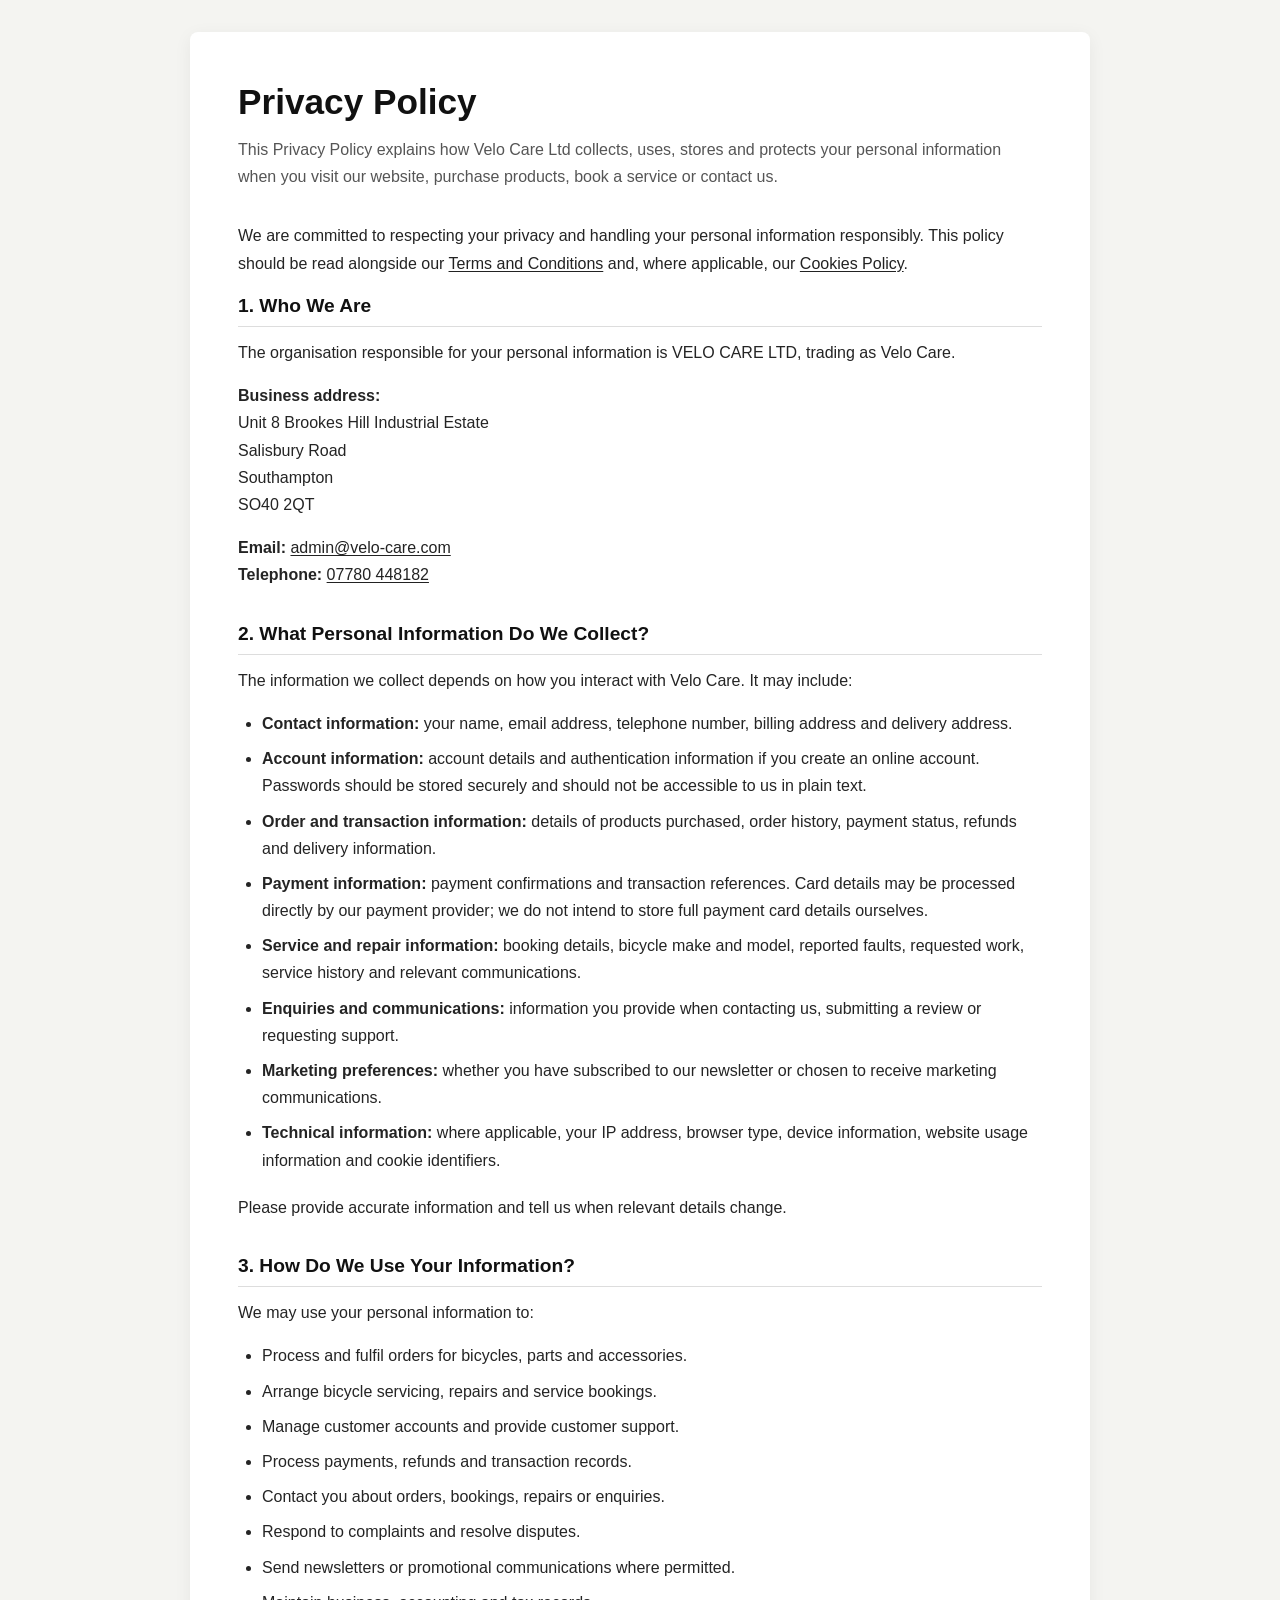
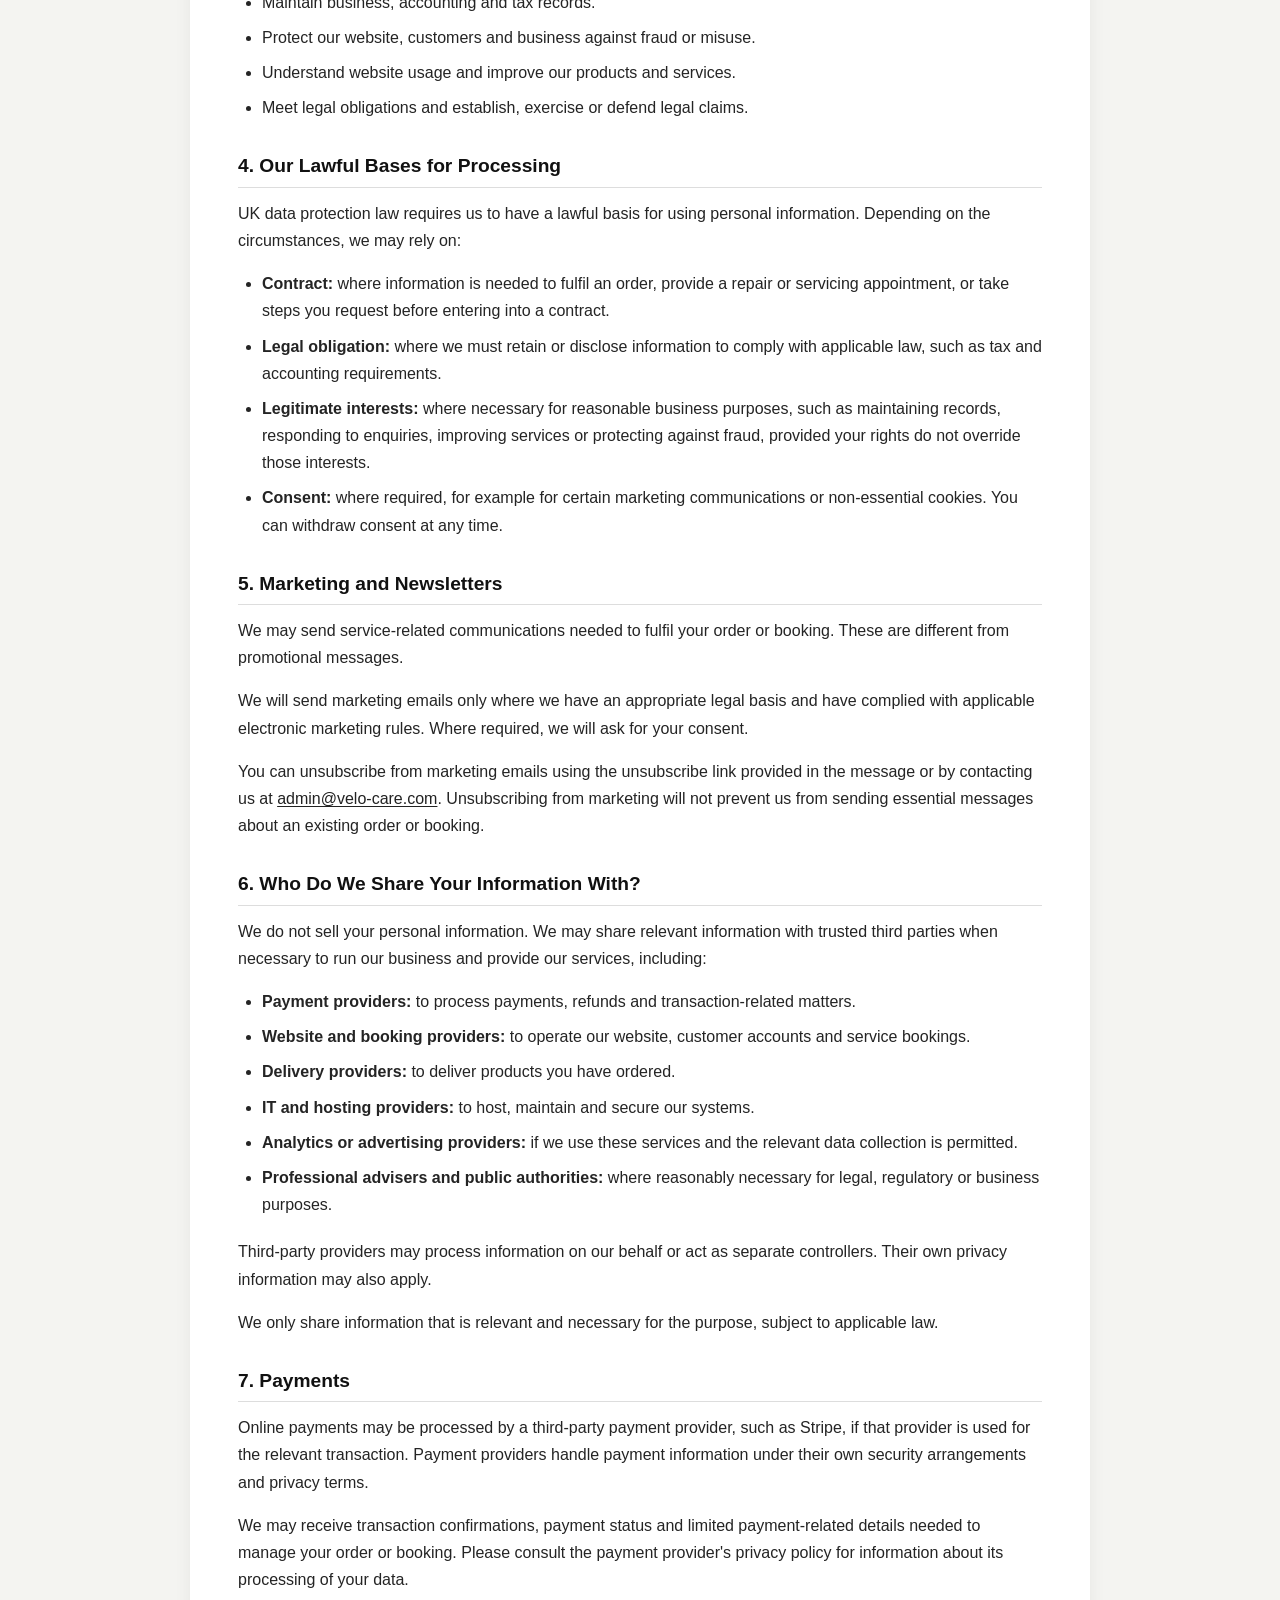
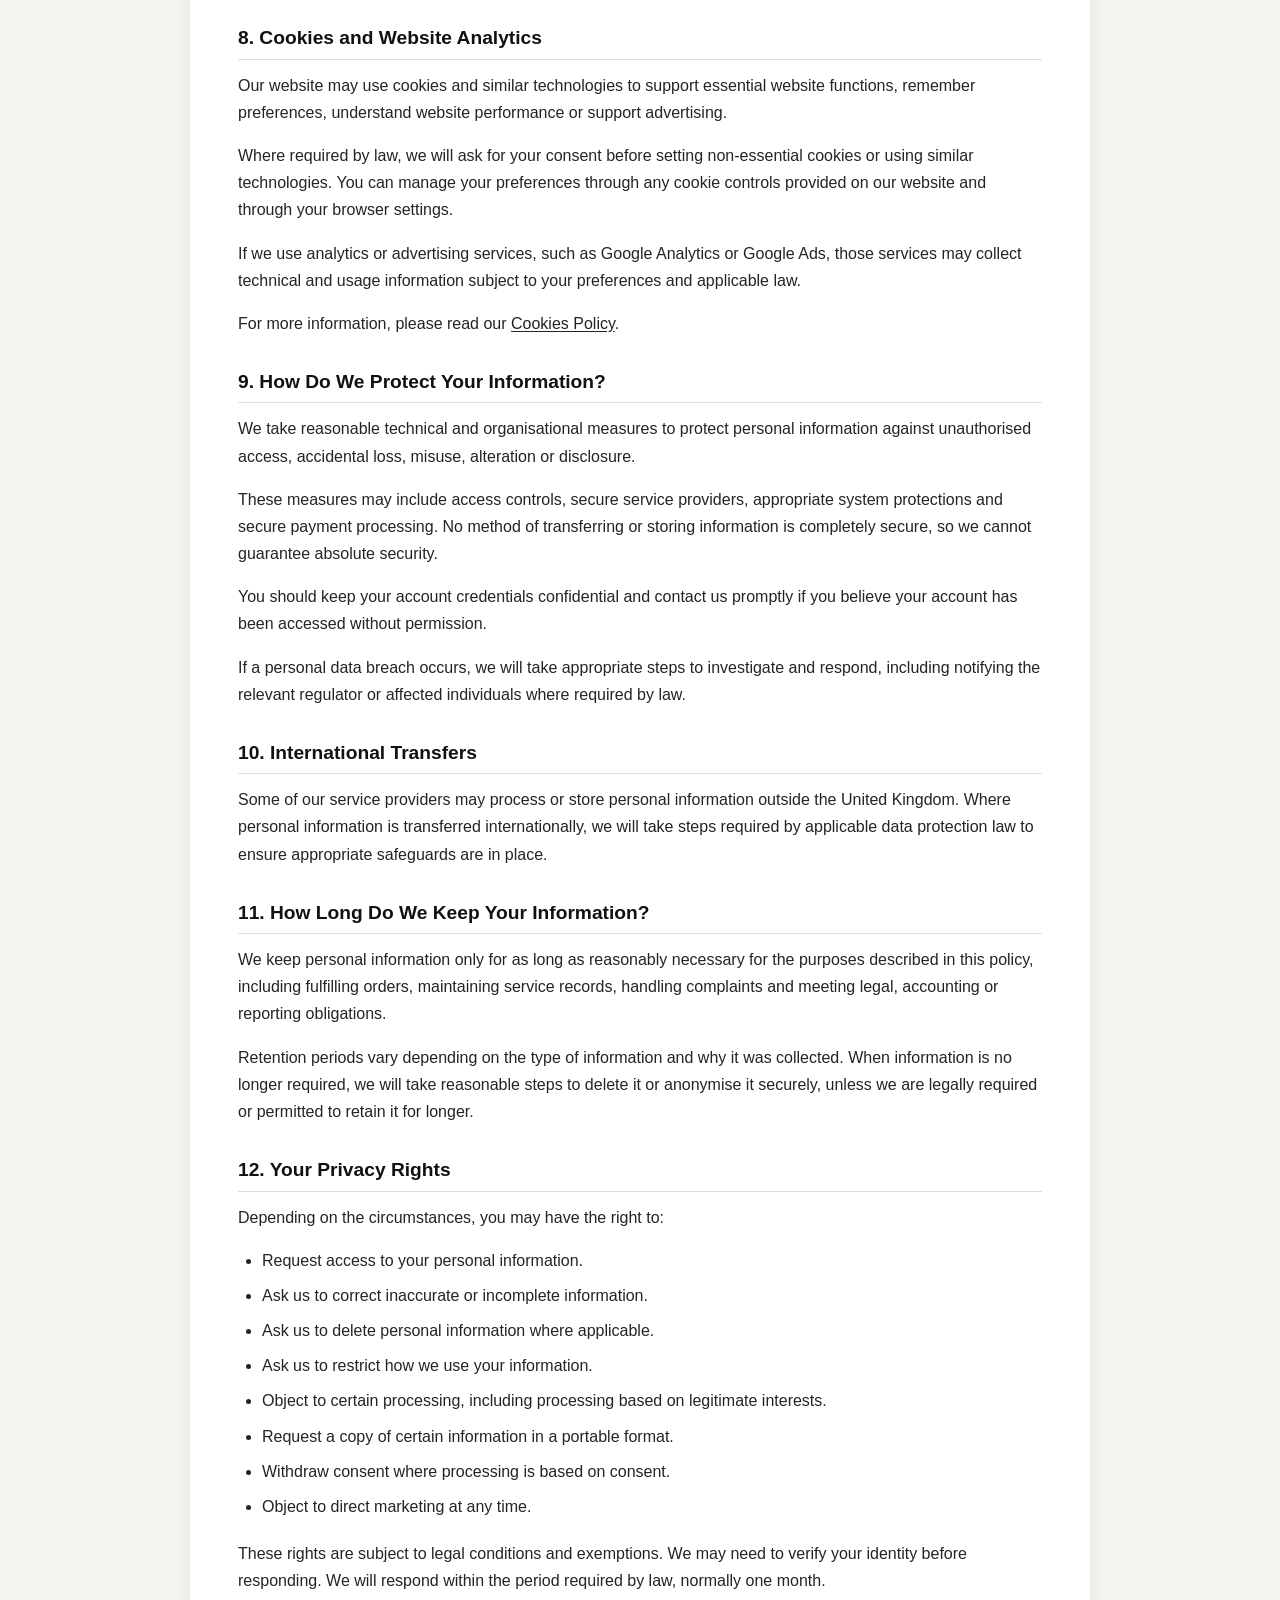
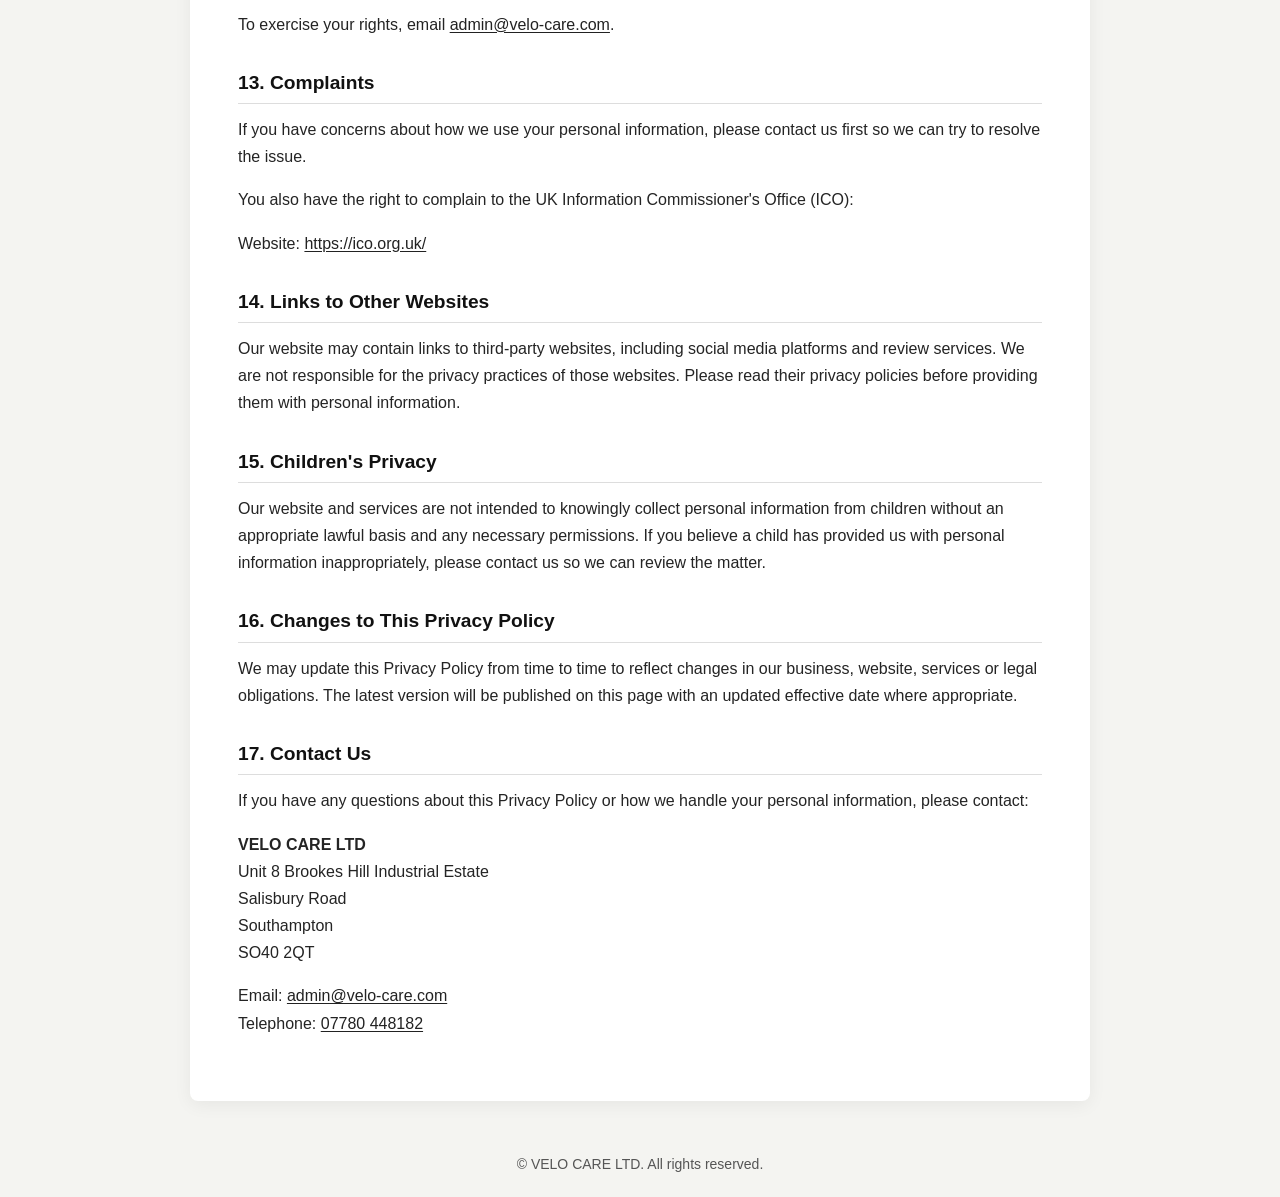
<file: privacy.html>
<!DOCTYPE html>
<html lang="en-GB">
<head>
    <meta charset="UTF-8">
    <meta name="viewport" content="width=device-width, initial-scale=1">

    <meta
        name="description"
        content="Velo Care Ltd privacy policy explaining how we collect, use and protect your personal information."
    >

    <title>Privacy Policy | Velo Care</title>

     <!-- favicons generated by favicon.io-->

        <link
            rel="apple-touch-icon"
            sizes="180x180"
            href="assets/images/apple-touch-icon.png"
        />
        <link
            rel="icon"
            type="image/png"
            sizes="32x32"
            href="assets/images/favicon-32x32.png"
        />
        <link
            rel="icon"
            type="image/png"
            sizes="16x16"
            href="assets/images/favicon-16x16.png"
        />

    <style>
        :root {
            --primary-color: #000000;
            --secondary-color: #ffffff;
            --page-background: #f4f4f1;
            --text-color: #242424;
            --content-width: 900px;
        }

        * {
            box-sizing: border-box;
        }

        html {
            scroll-behavior: smooth;
        }

        body {
            margin: 0;
            background: var(--page-background);
            color: var(--text-color);
            font-family: Arial, Helvetica, sans-serif;
            font-size: 16px;
            line-height: 1.7;
        }

        header p {
            margin: 0.5rem 0 0;
        }

        main {
            width: min(calc(100% - 2rem), var(--content-width));
            margin: 2rem auto;
            padding: clamp(1.25rem, 4vw, 3rem);
            background: #ffffff;
            border-radius: 8px;
            box-shadow: 0 4px 18px rgba(0, 0, 0, 0.06);
        }

        main h1 {
            margin: 0 0 0.75rem;
            color: #111111;
            font-size: clamp(1.7rem, 3vw, 2.2rem);
            line-height: 1.25;
        }

        main h2 {
            margin: 2rem 0 0.75rem;
            padding-bottom: 0.4rem;
            border-bottom: 1px solid #dddddd;
            color: #111111;
            font-size: 1.2rem;
            line-height: 1.4;
        }

        main h2:first-of-type {
            margin-top: 0;
        }

        p {
            margin: 0 0 1rem;
        }

        ul {
            margin: 0 0 1.25rem;
            padding-left: 1.5rem;
        }

        li {
            margin-bottom: 0.5rem;
        }

        a {
            color: #222222;
            text-decoration: underline;
            text-underline-offset: 2px;
        }

        a:hover {
            color: #555555;
        }

        .intro {
            color: #555555;
            margin-bottom: 2rem;
        }

        footer {
            padding: 1.25rem;
            text-align: center;
            color: #555555;
            font-size: 0.875rem;
        }

        @media (max-width: 576px) {
            body {
                font-size: 15px;
            }

            header {
                padding: 1.5rem 1rem;
            }

            main {
                width: calc(100% - 1rem);
                margin: 0.5rem auto;
                padding: 1rem;
            }
        }

        @media print {
            body {
                background: #ffffff;
            }

            header {
                background: #ffffff;
                color: #000000;
            }

            main {
                width: 100%;
                margin: 0;
                padding: 0;
                box-shadow: none;
            }
        }
    </style>
</head>

<body>

    <header>
    </header>

    <main>

        <h1>Privacy Policy</h1>

        <p class="intro">
            This Privacy Policy explains how Velo Care Ltd collects, uses,
            stores and protects your personal information when you visit
            our website, purchase products, book a service or contact us.
        </p>

        <p>
            We are committed to respecting your privacy and handling your
            personal information responsibly. This policy should be read
            alongside our <a href="terms.html">Terms and Conditions</a>
            and, where applicable, our
            <a href="cookies.html">Cookies Policy</a>.
        </p>

        <h2>1. Who We Are</h2>

        <p>
            The organisation responsible for your personal information is
            VELO CARE LTD, trading as Velo Care.
        </p>

        <p>
            <strong>Business address:</strong><br>
            Unit 8 Brookes Hill Industrial Estate<br>
            Salisbury Road<br>
            Southampton<br>
            SO40 2QT
        </p>

        <p>
            <strong>Email:</strong>
            <a href="mailto:admin@velo-care.com">
                admin@velo-care.com
            </a>
            <br>
            <strong>Telephone:</strong>
            <a href="tel:07780448182">07780 448182</a>
        </p>

        <h2>2. What Personal Information Do We Collect?</h2>

        <p>
            The information we collect depends on how you interact with
            Velo Care. It may include:
        </p>

        <ul>
            <li>
                <strong>Contact information:</strong> your name, email
                address, telephone number, billing address and delivery
                address.
            </li>
            <li>
                <strong>Account information:</strong> account details and
                authentication information if you create an online account.
                Passwords should be stored securely and should not be
                accessible to us in plain text.
            </li>
            <li>
                <strong>Order and transaction information:</strong> details
                of products purchased, order history, payment status,
                refunds and delivery information.
            </li>
            <li>
                <strong>Payment information:</strong> payment confirmations
                and transaction references. Card details may be processed
                directly by our payment provider; we do not intend to store
                full payment card details ourselves.
            </li>
            <li>
                <strong>Service and repair information:</strong> booking
                details, bicycle make and model, reported faults, requested
                work, service history and relevant communications.
            </li>
            <li>
                <strong>Enquiries and communications:</strong> information
                you provide when contacting us, submitting a review or
                requesting support.
            </li>
            <li>
                <strong>Marketing preferences:</strong> whether you have
                subscribed to our newsletter or chosen to receive marketing
                communications.
            </li>
            <li>
                <strong>Technical information:</strong> where applicable,
                your IP address, browser type, device information, website
                usage information and cookie identifiers.
            </li>
        </ul>

        <p>
            Please provide accurate information and tell us when relevant
            details change.
        </p>

        <h2>3. How Do We Use Your Information?</h2>

        <p>We may use your personal information to:</p>

        <ul>
            <li>Process and fulfil orders for bicycles, parts and accessories.</li>
            <li>Arrange bicycle servicing, repairs and service bookings.</li>
            <li>Manage customer accounts and provide customer support.</li>
            <li>Process payments, refunds and transaction records.</li>
            <li>Contact you about orders, bookings, repairs or enquiries.</li>
            <li>Respond to complaints and resolve disputes.</li>
            <li>Send newsletters or promotional communications where permitted.</li>
            <li>Maintain business, accounting and tax records.</li>
            <li>Protect our website, customers and business against fraud or misuse.</li>
            <li>Understand website usage and improve our products and services.</li>
            <li>Meet legal obligations and establish, exercise or defend legal claims.</li>
        </ul>

        <h2>4. Our Lawful Bases for Processing</h2>

        <p>
            UK data protection law requires us to have a lawful basis for
            using personal information. Depending on the circumstances,
            we may rely on:
        </p>

        <ul>
            <li>
                <strong>Contract:</strong> where information is needed to
                fulfil an order, provide a repair or servicing appointment,
                or take steps you request before entering into a contract.
            </li>
            <li>
                <strong>Legal obligation:</strong> where we must retain or
                disclose information to comply with applicable law, such
                as tax and accounting requirements.
            </li>
            <li>
                <strong>Legitimate interests:</strong> where necessary for
                reasonable business purposes, such as maintaining records,
                responding to enquiries, improving services or protecting
                against fraud, provided your rights do not override those
                interests.
            </li>
            <li>
                <strong>Consent:</strong> where required, for example for
                certain marketing communications or non-essential cookies.
                You can withdraw consent at any time.
            </li>
        </ul>

        <h2>5. Marketing and Newsletters</h2>

        <p>
            We may send service-related communications needed to fulfil
            your order or booking. These are different from promotional
            messages.
        </p>

        <p>
            We will send marketing emails only where we have an appropriate
            legal basis and have complied with applicable electronic
            marketing rules. Where required, we will ask for your consent.
        </p>

        <p>
            You can unsubscribe from marketing emails using the unsubscribe
            link provided in the message or by contacting us at
            <a href="mailto:admin@velo-care.com">admin@velo-care.com</a>.
            Unsubscribing from marketing will not prevent us from sending
            essential messages about an existing order or booking.
        </p>

        <h2>6. Who Do We Share Your Information With?</h2>

        <p>
            We do not sell your personal information. We may share relevant
            information with trusted third parties when necessary to run
            our business and provide our services, including:
        </p>

        <ul>
            <li>
                <strong>Payment providers:</strong> to process payments,
                refunds and transaction-related matters.
            </li>
            <li>
                <strong>Website and booking providers:</strong> to operate
                our website, customer accounts and service bookings.
            </li>
            <li>
                <strong>Delivery providers:</strong> to deliver products
                you have ordered.
            </li>
            <li>
                <strong>IT and hosting providers:</strong> to host, maintain
                and secure our systems.
            </li>
            <li>
                <strong>Analytics or advertising providers:</strong> if we
                use these services and the relevant data collection is
                permitted.
            </li>
            <li>
                <strong>Professional advisers and public authorities:</strong>
                where reasonably necessary for legal, regulatory or
                business purposes.
            </li>
        </ul>

        <p>
            Third-party providers may process information on our behalf
            or act as separate controllers. Their own privacy information
            may also apply.
        </p>

        <p>
            We only share information that is relevant and necessary for
            the purpose, subject to applicable law.
        </p>

        <h2>7. Payments</h2>

        <p>
            Online payments may be processed by a third-party payment
            provider, such as Stripe, if that provider is used for the
            relevant transaction. Payment providers handle payment
            information under their own security arrangements and privacy
            terms.
        </p>

        <p>
            We may receive transaction confirmations, payment status and
            limited payment-related details needed to manage your order
            or booking. Please consult the payment provider's privacy
            policy for information about its processing of your data.
        </p>

        <h2>8. Cookies and Website Analytics</h2>

        <p>
            Our website may use cookies and similar technologies to support
            essential website functions, remember preferences, understand
            website performance or support advertising.
        </p>

        <p>
            Where required by law, we will ask for your consent before
            setting non-essential cookies or using similar technologies.
            You can manage your preferences through any cookie controls
            provided on our website and through your browser settings.
        </p>

        <p>
            If we use analytics or advertising services, such as Google
            Analytics or Google Ads, those services may collect technical
            and usage information subject to your preferences and applicable
            law.
        </p>

        <p>
            For more information, please read our
            <a href="cookies.html">Cookies Policy</a>.
        </p>

        <h2>9. How Do We Protect Your Information?</h2>

        <p>
            We take reasonable technical and organisational measures to
            protect personal information against unauthorised access,
            accidental loss, misuse, alteration or disclosure.
        </p>

        <p>
            These measures may include access controls, secure service
            providers, appropriate system protections and secure payment
            processing. No method of transferring or storing information
            is completely secure, so we cannot guarantee absolute security.
        </p>

        <p>
            You should keep your account credentials confidential and
            contact us promptly if you believe your account has been
            accessed without permission.
        </p>

        <p>
            If a personal data breach occurs, we will take appropriate
            steps to investigate and respond, including notifying the
            relevant regulator or affected individuals where required
            by law.
        </p>

        <h2>10. International Transfers</h2>

        <p>
            Some of our service providers may process or store personal
            information outside the United Kingdom. Where personal
            information is transferred internationally, we will take
            steps required by applicable data protection law to ensure
            appropriate safeguards are in place.
        </p>

        <h2>11. How Long Do We Keep Your Information?</h2>

        <p>
            We keep personal information only for as long as reasonably
            necessary for the purposes described in this policy, including
            fulfilling orders, maintaining service records, handling
            complaints and meeting legal, accounting or reporting
            obligations.
        </p>

        <p>
            Retention periods vary depending on the type of information
            and why it was collected. When information is no longer
            required, we will take reasonable steps to delete it or
            anonymise it securely, unless we are legally required or
            permitted to retain it for longer.
        </p>

        <h2>12. Your Privacy Rights</h2>

        <p>
            Depending on the circumstances, you may have the right to:
        </p>

        <ul>
            <li>Request access to your personal information.</li>
            <li>Ask us to correct inaccurate or incomplete information.</li>
            <li>Ask us to delete personal information where applicable.</li>
            <li>Ask us to restrict how we use your information.</li>
            <li>Object to certain processing, including processing based on legitimate interests.</li>
            <li>Request a copy of certain information in a portable format.</li>
            <li>Withdraw consent where processing is based on consent.</li>
            <li>Object to direct marketing at any time.</li>
        </ul>

        <p>
            These rights are subject to legal conditions and exemptions.
            We may need to verify your identity before responding. We will
            respond within the period required by law, normally one month.
        </p>

        <p>
            To exercise your rights, email
            <a href="mailto:admin@velo-care.com">admin@velo-care.com</a>.
        </p>

        <h2>13. Complaints</h2>

        <p>
            If you have concerns about how we use your personal information,
            please contact us first so we can try to resolve the issue.
        </p>

        <p>
            You also have the right to complain to the UK Information
            Commissioner's Office (ICO):
        </p>

        <p>
            Website:
            <a href="https://ico.org.uk/" target="_blank" rel="noopener noreferrer">
                https://ico.org.uk/
            </a>
        </p>

        <h2>14. Links to Other Websites</h2>

        <p>
            Our website may contain links to third-party websites, including
            social media platforms and review services. We are not
            responsible for the privacy practices of those websites.
            Please read their privacy policies before providing them
            with personal information.
        </p>

        <h2>15. Children's Privacy</h2>

        <p>
            Our website and services are not intended to knowingly collect
            personal information from children without an appropriate
            lawful basis and any necessary permissions. If you believe a
            child has provided us with personal information inappropriately,
            please contact us so we can review the matter.
        </p>

        <h2>16. Changes to This Privacy Policy</h2>

        <p>
            We may update this Privacy Policy from time to time to reflect
            changes in our business, website, services or legal obligations.
            The latest version will be published on this page with an
            updated effective date where appropriate.
        </p>

        <h2>17. Contact Us</h2>

        <p>
            If you have any questions about this Privacy Policy or how
            we handle your personal information, please contact:
        </p>

        <p>
            <strong>VELO CARE LTD</strong><br>
            Unit 8 Brookes Hill Industrial Estate<br>
            Salisbury Road<br>
            Southampton<br>
            SO40 2QT
        </p>

        <p>
            Email:
            <a href="mailto:admin@velo-care.com">admin@velo-care.com</a>
            <br>
            Telephone:
            <a href="tel:07780448182">07780 448182</a>
        </p>

    </main>

    <footer>
        &copy; VELO CARE LTD. All rights reserved.
    </footer>

</body>
</html>
</file>
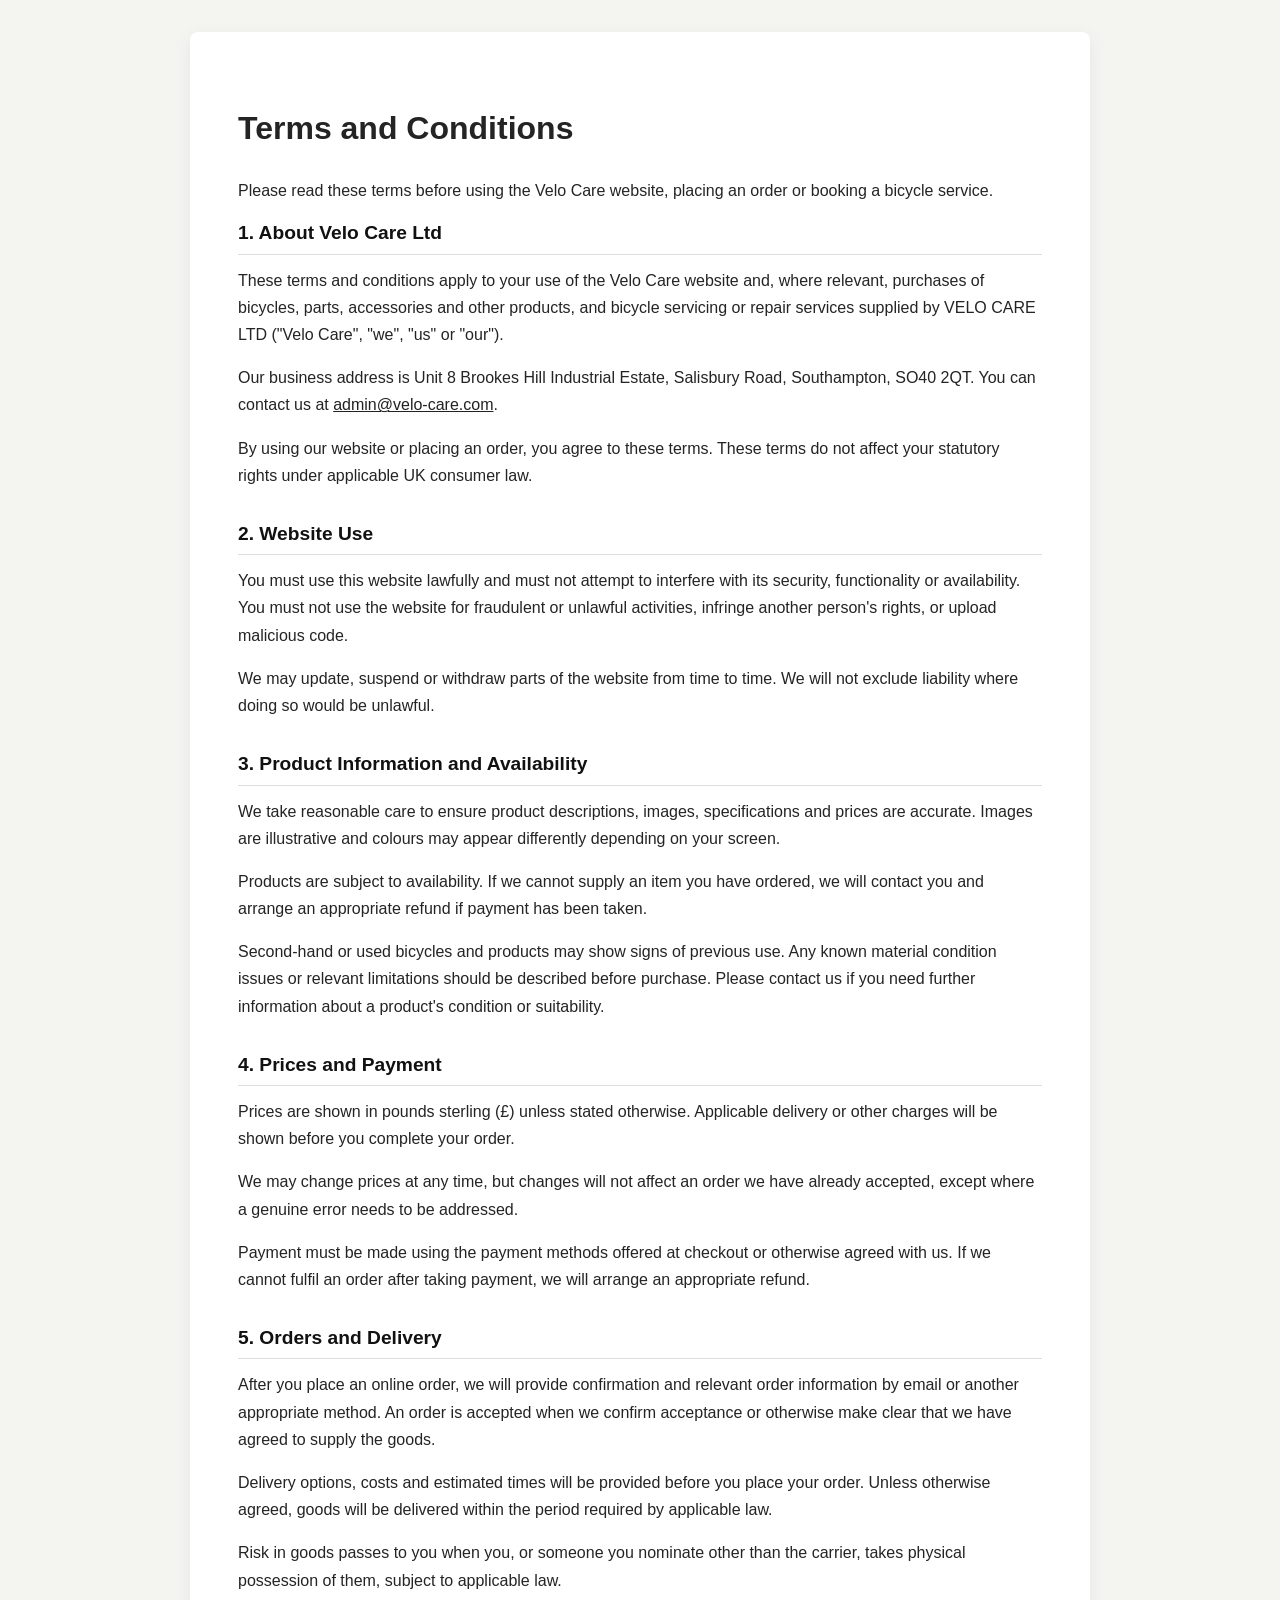
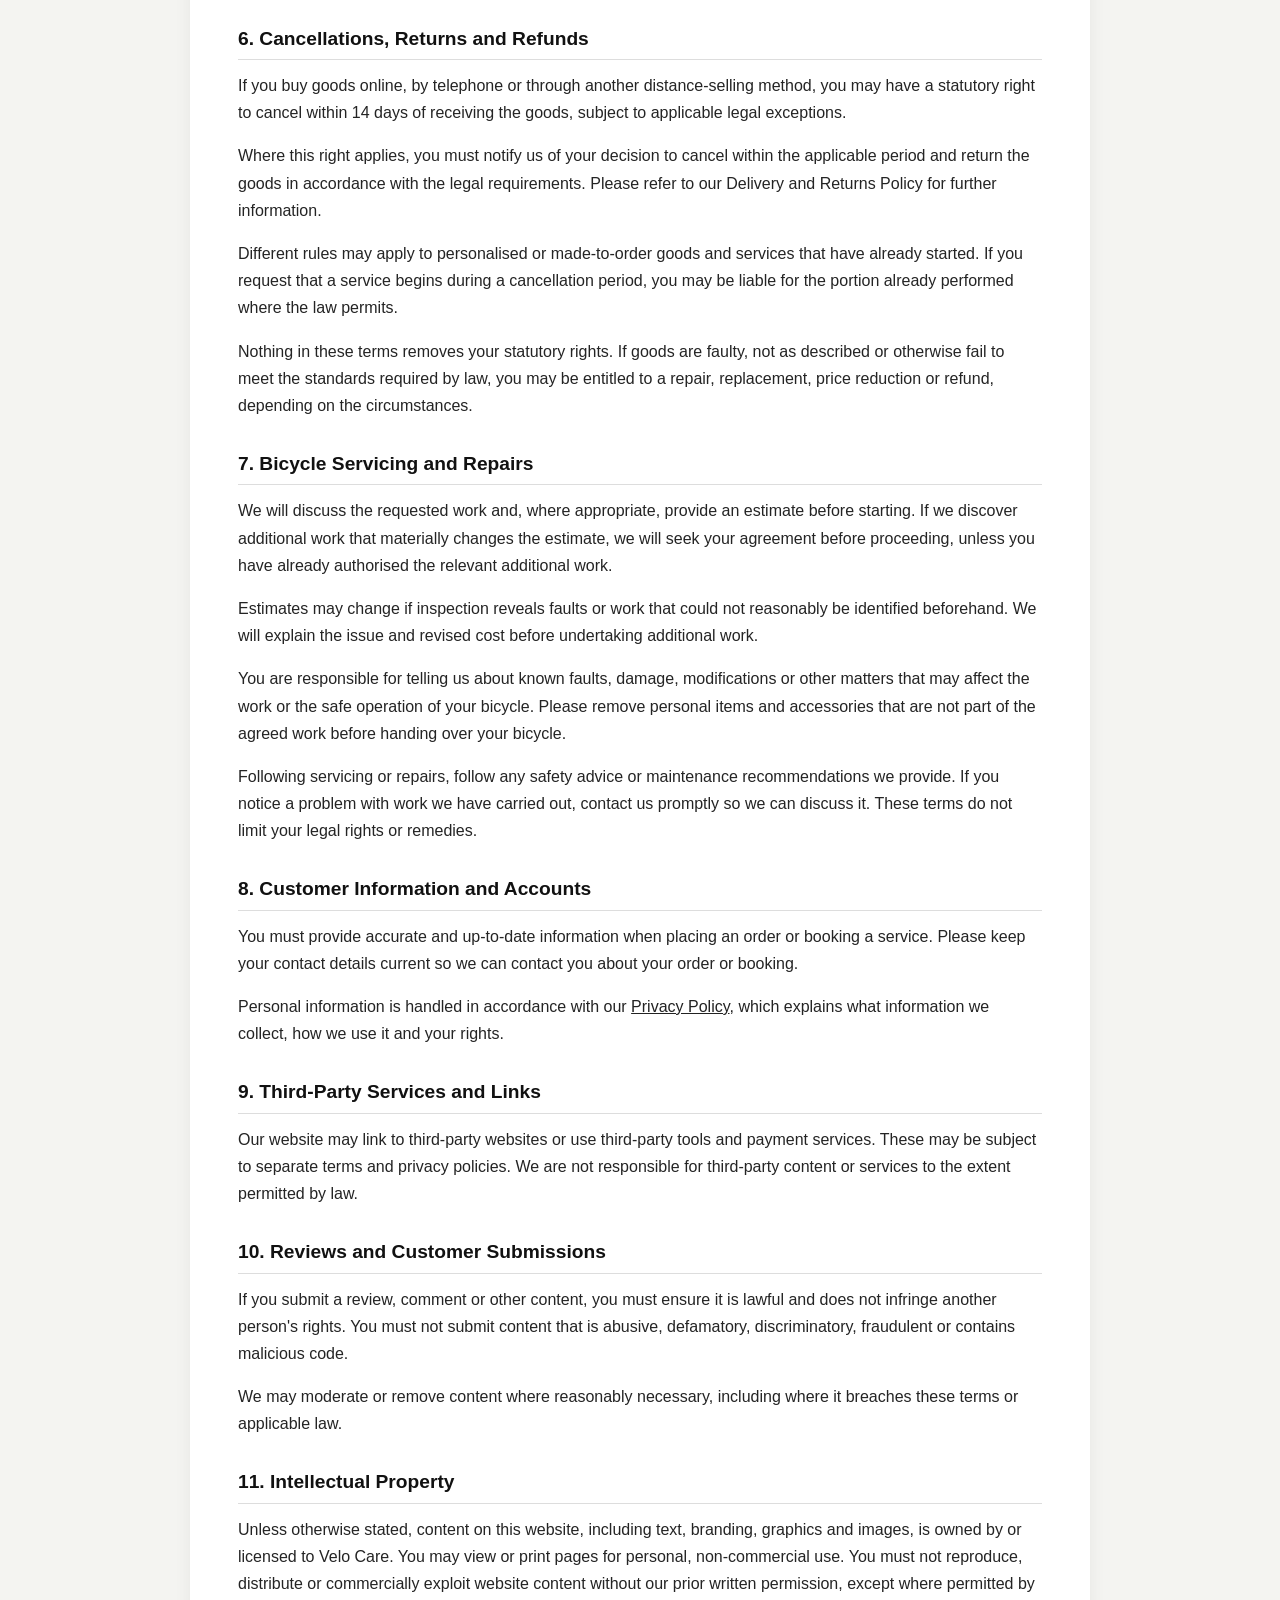
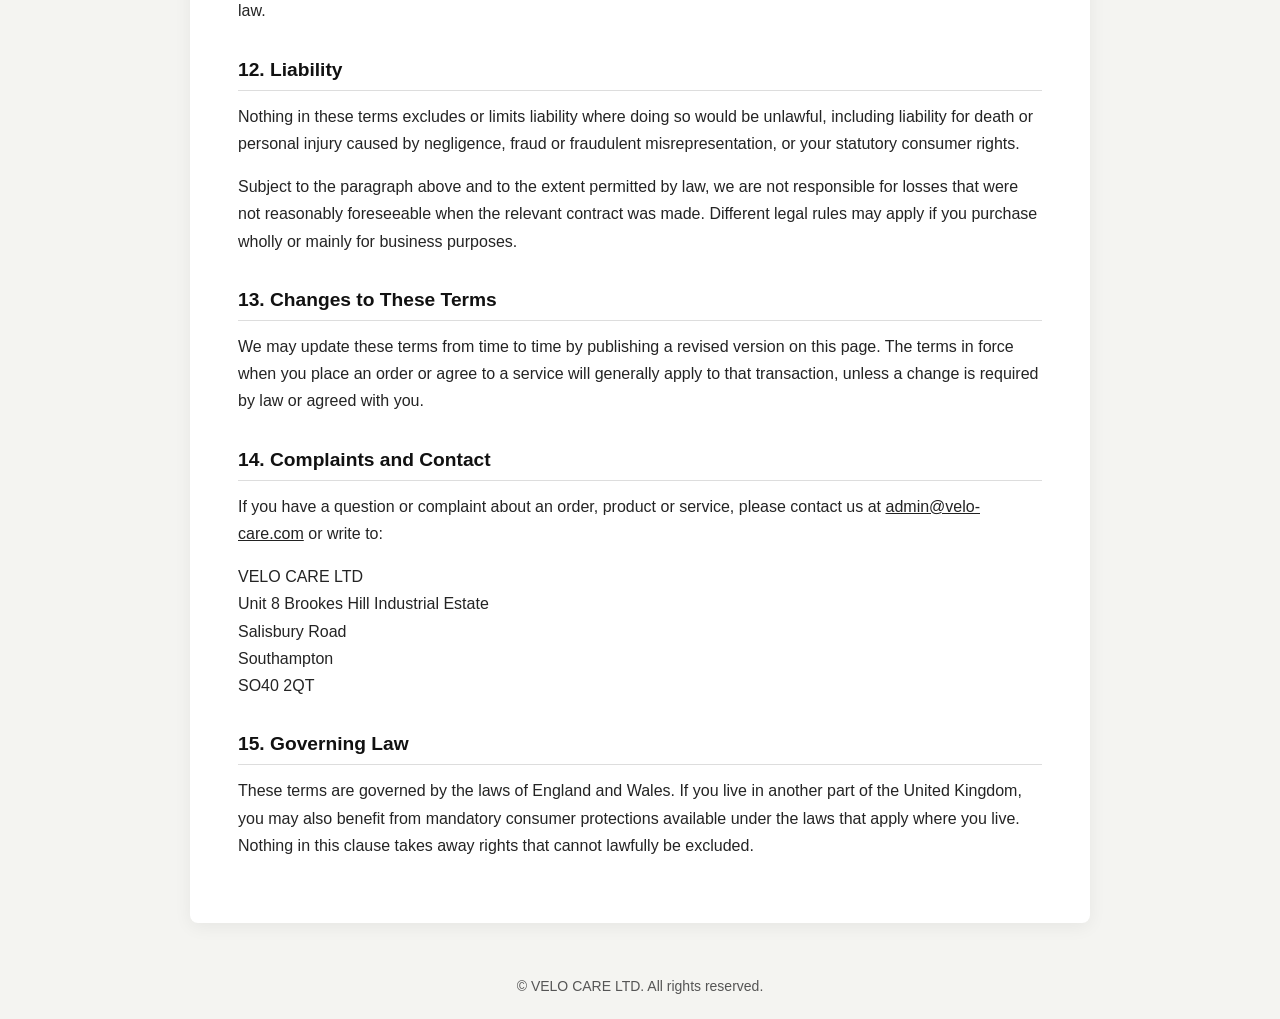
<file: terms.html>
<!DOCTYPE html>
<html lang="en-GB">
<head>
    <meta charset="UTF-8">
    <meta name="viewport" content="width=device-width, initial-scale=1">
    <meta name="description" content="Terms and conditions for Velo Care Ltd, including bicycle sales, servicing and repairs.">
    <title>Terms and Conditions | Velo Care</title>

    <!-- favicons generated by favicon.io-->

        <link
            rel="apple-touch-icon"
            sizes="180x180"
            href="assets/images/apple-touch-icon.png"
        />
        <link
            rel="icon"
            type="image/png"
            sizes="32x32"
            href="assets/images/favicon-32x32.png"
        />
        <link
            rel="icon"
            type="image/png"
            sizes="16x16"
            href="assets/images/favicon-16x16.png"
        />

    <style>
        :root {
            --primary-color: #000000;
            --secondary-color: #ffffff;
            --page-background: #f4f4f1;
            --text-color: #242424;
            --content-width: 900px;
        }

        * {
            box-sizing: border-box;
        }

        body {
            margin: 0;
            background: var(--page-background);
            color: var(--text-color);
            font-family: Arial, Helvetica, sans-serif;
            font-size: 16px;
            line-height: 1.7;
        }


        main {
            width: min(calc(100% - 2rem), var(--content-width));
            margin: 2rem auto;
            padding: clamp(1.25rem, 4vw, 3rem);
            background: #ffffff;
            border-radius: 8px;
            box-shadow: 0 4px 18px rgba(0, 0, 0, 0.06);
        }

        main h2 {
            margin: 2rem 0 0.75rem;
            padding-bottom: 0.4rem;
            border-bottom: 1px solid #dddddd;
            color: #111111;
            font-size: 1.2rem;
            line-height: 1.4;
        }

        main h2:first-of-type {
            margin-top: 0;
        }

        p {
            margin: 0 0 1rem;
        }

        a {
            color: #222222;
        }

        footer {
            padding: 1.25rem;
            text-align: center;
            color: #555555;
            font-size: 0.875rem;
        }

        @media (max-width: 576px) {
            body {
                font-size: 15px;
            }

            header {
                padding: 1.5rem 1rem;
            }

            main {
                width: calc(100% - 1rem);
                margin: 0.5rem auto;
                padding: 1rem;
            }
        }

        @media print {
            body {
                background: #ffffff;
            }

            main {
                width: 100%;
                margin: 0;
                padding: 0;
                box-shadow: none;
            }

            header {
                background: #ffffff;
                color: #000000;
            }
        }
    </style>
</head>

<body>

    <header>
    </header>

    <main>
        <h1>Terms and Conditions</h1>

        <p>
            Please read these terms before using the Velo Care website,
            placing an order or booking a bicycle service.
        </p>

        <h2>1. About Velo Care Ltd</h2>

        <p>
            These terms and conditions apply to your use of the Velo Care
            website and, where relevant, purchases of bicycles, parts,
            accessories and other products, and bicycle servicing or repair
            services supplied by VELO CARE LTD ("Velo Care", "we", "us"
            or "our").
        </p>

        <p>
            Our business address is Unit 8 Brookes Hill Industrial Estate,
            Salisbury Road, Southampton, SO40 2QT. You can contact us at
            <a href="mailto:admin@velo-care.com">admin@velo-care.com</a>.
        </p>

        <p>
            By using our website or placing an order, you agree to these
            terms. These terms do not affect your statutory rights under
            applicable UK consumer law.
        </p>

        <h2>2. Website Use</h2>

        <p>
            You must use this website lawfully and must not attempt to
            interfere with its security, functionality or availability.
            You must not use the website for fraudulent or unlawful
            activities, infringe another person's rights, or upload
            malicious code.
        </p>

        <p>
            We may update, suspend or withdraw parts of the website from
            time to time. We will not exclude liability where doing so
            would be unlawful.
        </p>

        <h2>3. Product Information and Availability</h2>

        <p>
            We take reasonable care to ensure product descriptions, images,
            specifications and prices are accurate. Images are illustrative
            and colours may appear differently depending on your screen.
        </p>

        <p>
            Products are subject to availability. If we cannot supply an
            item you have ordered, we will contact you and arrange an
            appropriate refund if payment has been taken.
        </p>

        <p>
            Second-hand or used bicycles and products may show signs of
            previous use. Any known material condition issues or relevant
            limitations should be described before purchase. Please contact
            us if you need further information about a product's condition
            or suitability.
        </p>

        <h2>4. Prices and Payment</h2>

        <p>
            Prices are shown in pounds sterling (£) unless stated otherwise.
            Applicable delivery or other charges will be shown before you
            complete your order.
        </p>

        <p>
            We may change prices at any time, but changes will not affect
            an order we have already accepted, except where a genuine error
            needs to be addressed.
        </p>

        <p>
            Payment must be made using the payment methods offered at
            checkout or otherwise agreed with us. If we cannot fulfil an
            order after taking payment, we will arrange an appropriate
            refund.
        </p>

        <h2>5. Orders and Delivery</h2>

        <p>
            After you place an online order, we will provide confirmation
            and relevant order information by email or another appropriate
            method. An order is accepted when we confirm acceptance or
            otherwise make clear that we have agreed to supply the goods.
        </p>

        <p>
            Delivery options, costs and estimated times will be provided
            before you place your order. Unless otherwise agreed, goods
            will be delivered within the period required by applicable law.
        </p>

        <p>
            Risk in goods passes to you when you, or someone you nominate
            other than the carrier, takes physical possession of them,
            subject to applicable law.
        </p>

        <h2>6. Cancellations, Returns and Refunds</h2>

        <p>
            If you buy goods online, by telephone or through another
            distance-selling method, you may have a statutory right to
            cancel within 14 days of receiving the goods, subject to
            applicable legal exceptions.
        </p>

        <p>
            Where this right applies, you must notify us of your decision
            to cancel within the applicable period and return the goods in
            accordance with the legal requirements. Please refer to our
            Delivery and Returns Policy for further information.
        </p>

        <p>
            Different rules may apply to personalised or made-to-order
            goods and services that have already started. If you request
            that a service begins during a cancellation period, you may
            be liable for the portion already performed where the law
            permits.
        </p>

        <p>
            Nothing in these terms removes your statutory rights. If goods
            are faulty, not as described or otherwise fail to meet the
            standards required by law, you may be entitled to a repair,
            replacement, price reduction or refund, depending on the
            circumstances.
        </p>

        <h2>7. Bicycle Servicing and Repairs</h2>

        <p>
            We will discuss the requested work and, where appropriate,
            provide an estimate before starting. If we discover additional
            work that materially changes the estimate, we will seek your
            agreement before proceeding, unless you have already authorised
            the relevant additional work.
        </p>

        <p>
            Estimates may change if inspection reveals faults or work that
            could not reasonably be identified beforehand. We will explain
            the issue and revised cost before undertaking additional work.
        </p>

        <p>
            You are responsible for telling us about known faults, damage,
            modifications or other matters that may affect the work or the
            safe operation of your bicycle. Please remove personal items
            and accessories that are not part of the agreed work before
            handing over your bicycle.
        </p>

        <p>
            Following servicing or repairs, follow any safety advice or
            maintenance recommendations we provide. If you notice a
            problem with work we have carried out, contact us promptly
            so we can discuss it. These terms do not limit your legal
            rights or remedies.
        </p>

        <h2>8. Customer Information and Accounts</h2>

        <p>
            You must provide accurate and up-to-date information when
            placing an order or booking a service. Please keep your contact
            details current so we can contact you about your order or
            booking.
        </p>

        <p>
            Personal information is handled in accordance with our
            <a href="privacy.html">Privacy Policy</a>, which explains
            what information we collect, how we use it and your rights.
        </p>

        <h2>9. Third-Party Services and Links</h2>

        <p>
            Our website may link to third-party websites or use third-party
            tools and payment services. These may be subject to separate
            terms and privacy policies. We are not responsible for
            third-party content or services to the extent permitted by law.
        </p>

        <h2>10. Reviews and Customer Submissions</h2>

        <p>
            If you submit a review, comment or other content, you must
            ensure it is lawful and does not infringe another person's
            rights. You must not submit content that is abusive,
            defamatory, discriminatory, fraudulent or contains malicious
            code.
        </p>

        <p>
            We may moderate or remove content where reasonably necessary,
            including where it breaches these terms or applicable law.
        </p>

        <h2>11. Intellectual Property</h2>

        <p>
            Unless otherwise stated, content on this website, including
            text, branding, graphics and images, is owned by or licensed
            to Velo Care. You may view or print pages for personal,
            non-commercial use. You must not reproduce, distribute or
            commercially exploit website content without our prior
            written permission, except where permitted by law.
        </p>

        <h2>12. Liability</h2>

        <p>
            Nothing in these terms excludes or limits liability where
            doing so would be unlawful, including liability for death or
            personal injury caused by negligence, fraud or fraudulent
            misrepresentation, or your statutory consumer rights.
        </p>

        <p>
            Subject to the paragraph above and to the extent permitted by
            law, we are not responsible for losses that were not reasonably
            foreseeable when the relevant contract was made. Different
            legal rules may apply if you purchase wholly or mainly for
            business purposes.
        </p>

        <h2>13. Changes to These Terms</h2>

        <p>
            We may update these terms from time to time by publishing a
            revised version on this page. The terms in force when you
            place an order or agree to a service will generally apply to
            that transaction, unless a change is required by law or
            agreed with you.
        </p>

        <h2>14. Complaints and Contact</h2>

        <p>
            If you have a question or complaint about an order, product
            or service, please contact us at
            <a href="mailto:admin@velo-care.com">admin@velo-care.com</a>
            or write to:
        </p>

        <p>
            VELO CARE LTD<br>
            Unit 8 Brookes Hill Industrial Estate<br>
            Salisbury Road<br>
            Southampton<br>
            SO40 2QT
        </p>

        <h2>15. Governing Law</h2>

        <p>
            These terms are governed by the laws of England and Wales.
            If you live in another part of the United Kingdom, you may
            also benefit from mandatory consumer protections available
            under the laws that apply where you live. Nothing in this
            clause takes away rights that cannot lawfully be excluded.
        </p>

    </main>

    <footer>
        &copy; VELO CARE LTD. All rights reserved.
    </footer>

</body>
</html>
</file>
